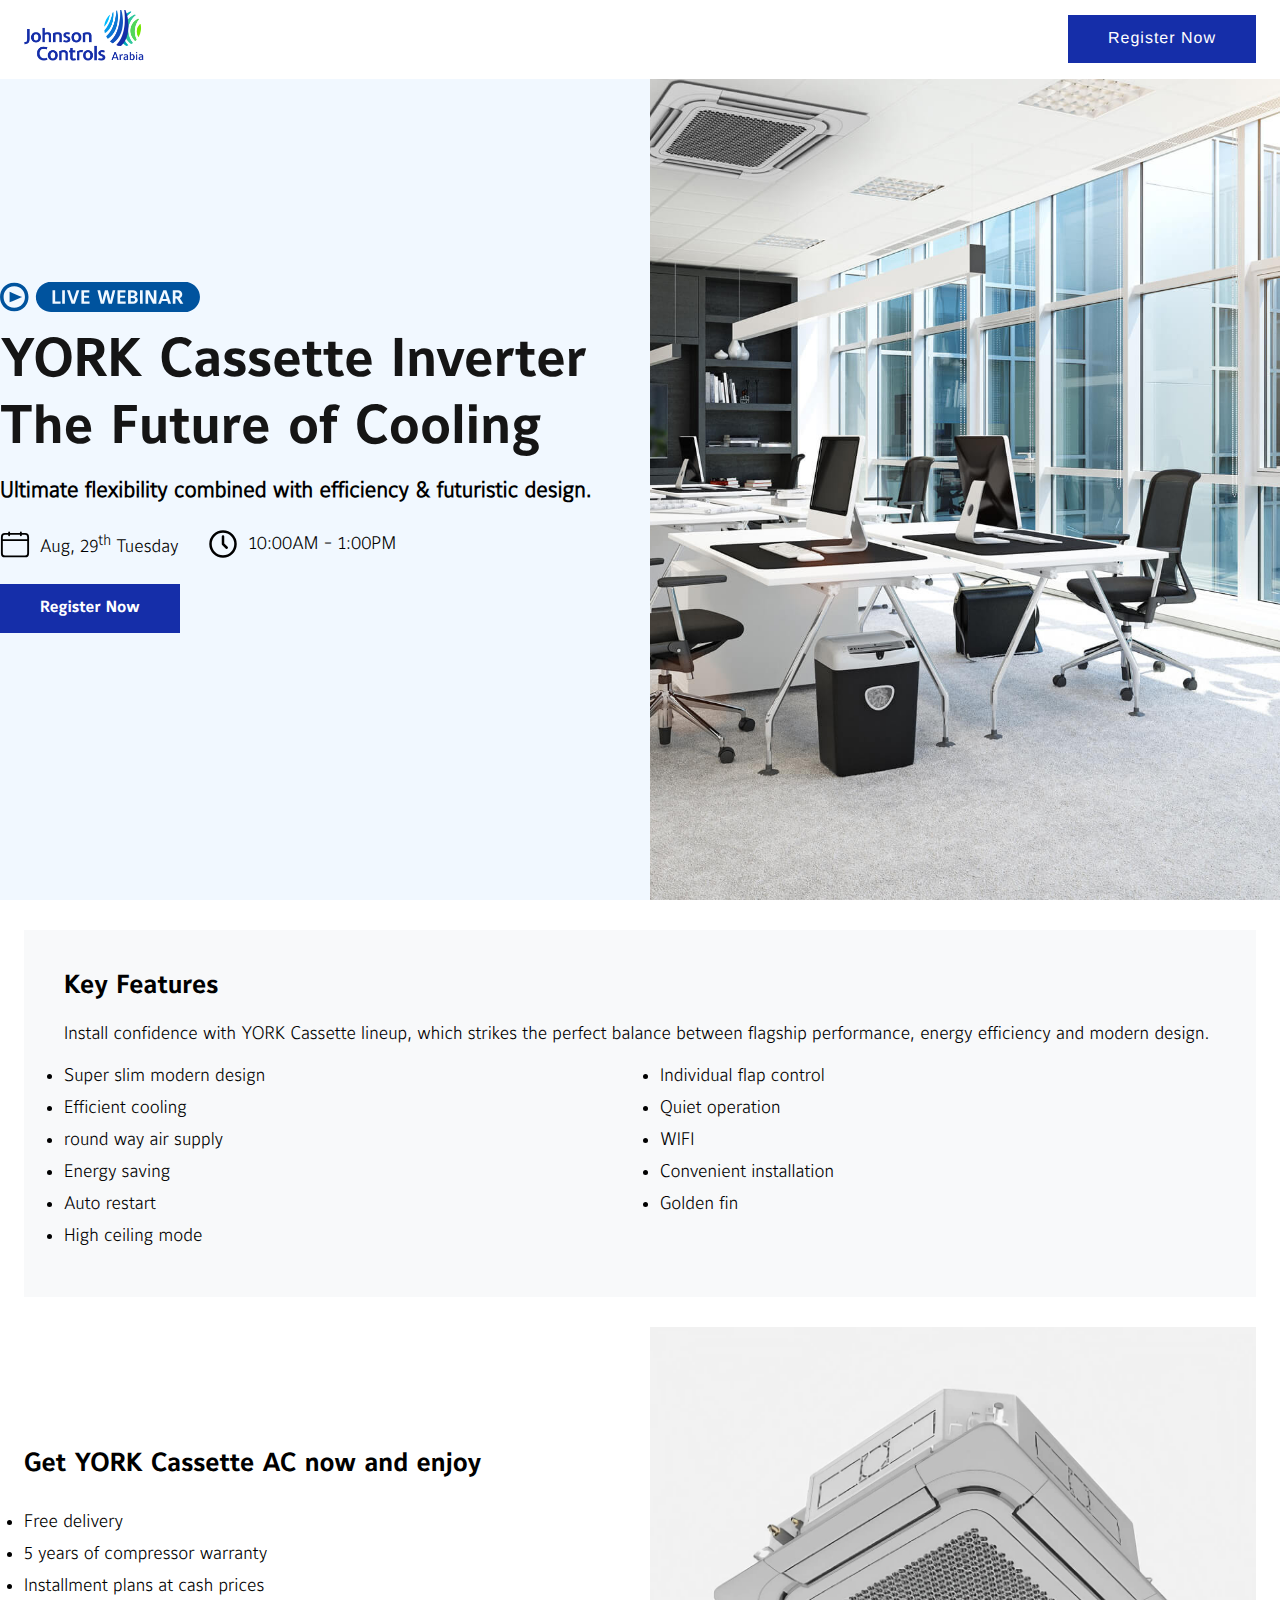
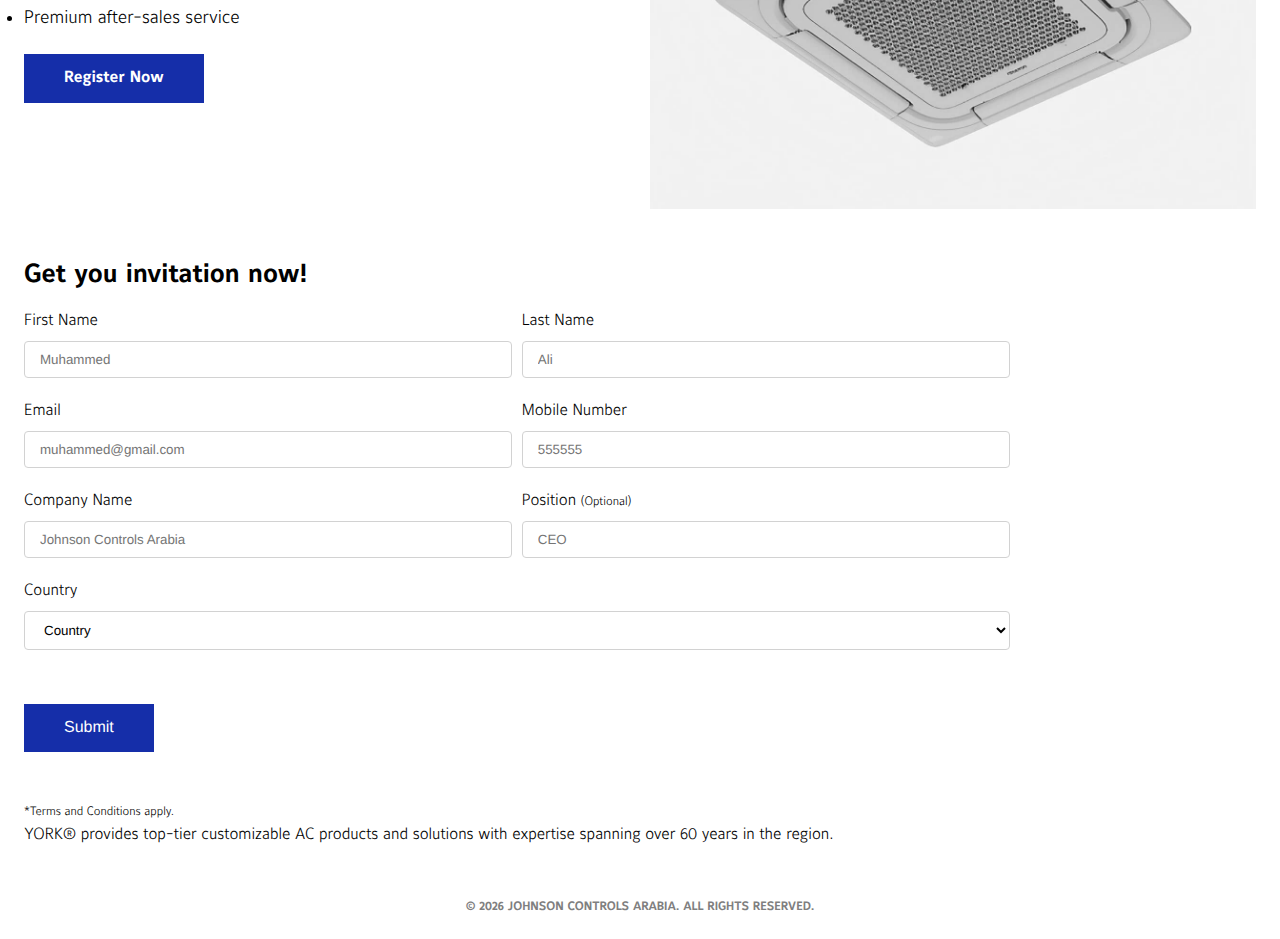
<file: index.html>
<!DOCTYPE html>
<html lang="en">
    <head>
        <meta charset="UTF-8" />
        <meta http-equiv="X-UA-Compatible" content="IE=edge" />
        <meta name="viewport" content="width=device-width, initial-scale=1.0" />
        <meta name="description" content="YORK Cassette Inverter" />
        <meta name="theme-color" content="#00539e" />
        <link rel="shortcut icon" href="https://www.johnsoncontrols.com/-/media/jci/corp/homepage/images/jci_180x180.png" />
        <link rel="stylesheet" href="style.css" />
        <!-- Primary Meta Tags -->
        <title>YORK Cassette Inverter | JCI Arabia</title>
        <meta name="title" content="YORK Cassette Inverter | JCI Arabia" />
        <meta name="keywords" content="YORK Cassette Inverter" />
        <meta
          name="description"
          content="YORK Cassette Inverter | JCI Arabia"
        />
    
        <!-- Open Graph / Facebook -->
        <meta property="og:type" content="website" />
        <meta property="og:title" content="YORK Cassette Inverter | JCI Arabia" />
        <meta
          property="og:description"
          content="YORK Cassette Inverter | JCI Arabia"
        />
        <meta property="og:image" content="https://www.johnsoncontrols.com/-/media/jci/corp/homepage/images/jci_180x180.png" />
    
        <!-- Twitter -->
        <meta property="twitter:card" content="summary_large_image" />
        <meta property="twitter:title" content="YORK Cassette Inverter | JCI Arabia" />
        <meta
          property="twitter:description"
          content="YORK Cassette Inverter | JCI Arabia"
        />
        <meta property="twitter:image" content="https://www.johnsoncontrols.com/-/media/jci/corp/homepage/images/jci_180x180.png" />
      </head>
<body>

       <!-- Navbar -->
       <div class="navbar">
        <div class="container">
          <div class="nav">
            <div class="logo">
              <img
                src="img/logo.png"
                alt="Johnson Controls Arabia  Logo"
              />
            </div>
            <div class="info">
              <div class="request">
                <button class="req"><a href="#contact">Register Now</a></button>
              </div>
            </div>
            <div class="info-mob">
              <div class="toggle">
                <span></span>
                <span></span>
                <span></span>
              </div>
              <div class="info-more">
                <div class="request">
                    <button class="req"><a href="#contact">Register Now</a></button>
                </div>
              </div>
            </div>
          </div>
        </div>
      </div>
      <!-- End Navbar -->

      <!-- Header -->

      <div class="webinar-header">
        <div class="container">
            <div class="header-divi">
                <div class="details">
                    <img src="img/live.svg" class="live" alt="Live Webinar">
                    <h1>YORK Cassette Inverter <br> The Future of Cooling</h1>
                    <h3>Ultimate flexibility combined with efficiency & futuristic design.</h3>
                    <div class="event-time">
                      <div class="date">
                        <img src="img/date.svg" alt="Date">
                        <p>Aug, 29<sup>th</sup> Tuesday</p>
                      </div>
                      <div class="date">
                        <img src="img/time.svg" alt="Time">
                        <p>10:00AM - 1:00PM</p>
                      </div>
                    </div>
                    <div class="link">
                        <a href="#contact">Register Now</a>
                    </div>
                </div>
                <div class="img">
                    <img src="img/bg-main.jpg" alt="Main Image">
                </div>
            </div>
        </div>
      </div>

      <!-- End Header -->


      <!-- Features -->
      <div class="features">
        <div class="container">
            <div class="info">
                <h2>Key Features</h2>
                <p>Install confidence with YORK Cassette lineup, which strikes the perfect balance between flagship performance, energy efficiency and modern design.</p>
                <div class="rest">
                   <div>
                    <ul>
                        <li>Super slim modern design</li>
                        <li>Efficient cooling</li>
                        <li>round way air supply</li>
                        <li>Energy saving</li>
                        <li>Auto restart</li>
                        <li>High ceiling mode</li>
                    </ul>
                   </div>
                   <div>
                    <ul>
                        <li>Individual flap control </li>
                        <li>Quiet operation </li>
                        <li>WIFI</li>
                        <li>Convenient installation</li>
                        <li>Golden fin</li>
                    </ul>
                   </div>
                </div>
            </div>
        </div>
      </div>


      <!-- End Features -->


      <!-- Info -->
      <div class="other">
        <div class="container">
            <div class="details">
                <div class="info">
                    <h2>Get YORK Cassette AC now and enjoy</h2>
                    <ul>
                        <li>Free delivery</li>
                        <li>5 years of compressor warranty</li>
                        <li>Installment plans at cash prices</li>
                        <li>Premium after-sales service</li>
                    </ul>
                    <div class="link">
                        <a href="#contact">Register Now</a>
                    </div>
                </div>
                <div class="img">
                    <img src="img/york-cassette-ac.jpg" alt="YORK Cassette AC">
                </div>
            </div>
        </div>
      </div>


      <!-- End Info -->

      <!-- Form -->

      <div class="contact" id="contact">
        <div class="container">
            <h2>Get you invitation now!</h2>
            <div class="formbox">
                <form>
                  <div class="combin">
                      <div class="input-box">
                            <p>First Name</p>
                            <input type="text" placeholder="Muhammed" required="">
                          </div>
                          <div class="input-box">
                            <p>Last Name</p>
                            <input type="text" placeholder="Ali" required="">
                          </div>
                  </div>
                  <div class="combin">
                      <div class="input-box">
                            <p>Email</p>
                            <input type="email" placeholder="muhammed@gmail.com" required="">
                          </div>
                          <div class="input-box">
                            <p>Mobile Number</p>
                            <input id="phone" type="tel" placeholder="555555" minlength="1" maxlength="11" required="">
                          </div>
                  </div>
                  <div class="combin">
                      <div class="input-box">
                            <p>Company Name</p>
                            <input type="text" placeholder="Johnson Controls Arabia" required="">
                          </div>
                          <div class="input-box">
                            <p>Position <span>(Optional)</span></p>
                            <input type="text" placeholder="CEO" required="">
                          </div>
                  </div>
                  <div class="form-groups input-box">
                    <p>Country</p>
                    <select class="form-control" id="country">
                      <option selected="selected" disabled="">
                          Country
                      </option>
                      <option value="Saudi Arabia">
                        Saudi Arabia
                      </option>
                      <option value="Egypt">
                        Egypt
                      </option>
                      <option value="UAE">
                        UAE
                      </option>
                      <option value="Lebanon">
                        Lebanon
                      </option>
                      <option value="Bahrain">
                        Bahrain
                      </option>
                    </select>
                  </div>
                  <div class="input-boxs">
                    <input type="submit" class="send" value="Submit">
                  </div>
                </form>
                <div class="alert alert-info" style="display: none"></div>
              </div>
        </div>
      </div>


      <!-- End Form -->


      <div class="disclamer">
        <div class="container">
            <span>*Terms and Conditions apply.</span>
            <p>YORK® provides top-tier customizable AC products and solutions with expertise spanning over 60 years in the region. </p>
        </div>
      </div>



        <!-- Footer -->
    <div class="footer">
        <p>
          © <span class="year"></span> Johnson Controls Arabia. All rights
          reserved.
        </p>
      </div>


    <script>
        const toggy = document.querySelector('.toggle');
const more = document.querySelector('.info-more')

toggy.addEventListener('click', function () {
    more.classList.toggle('show')
})

// Date Year

const year = document.querySelector(".year")

year.innerHTML = new Date().getFullYear()
    </script>
</body>
</html>
</file>
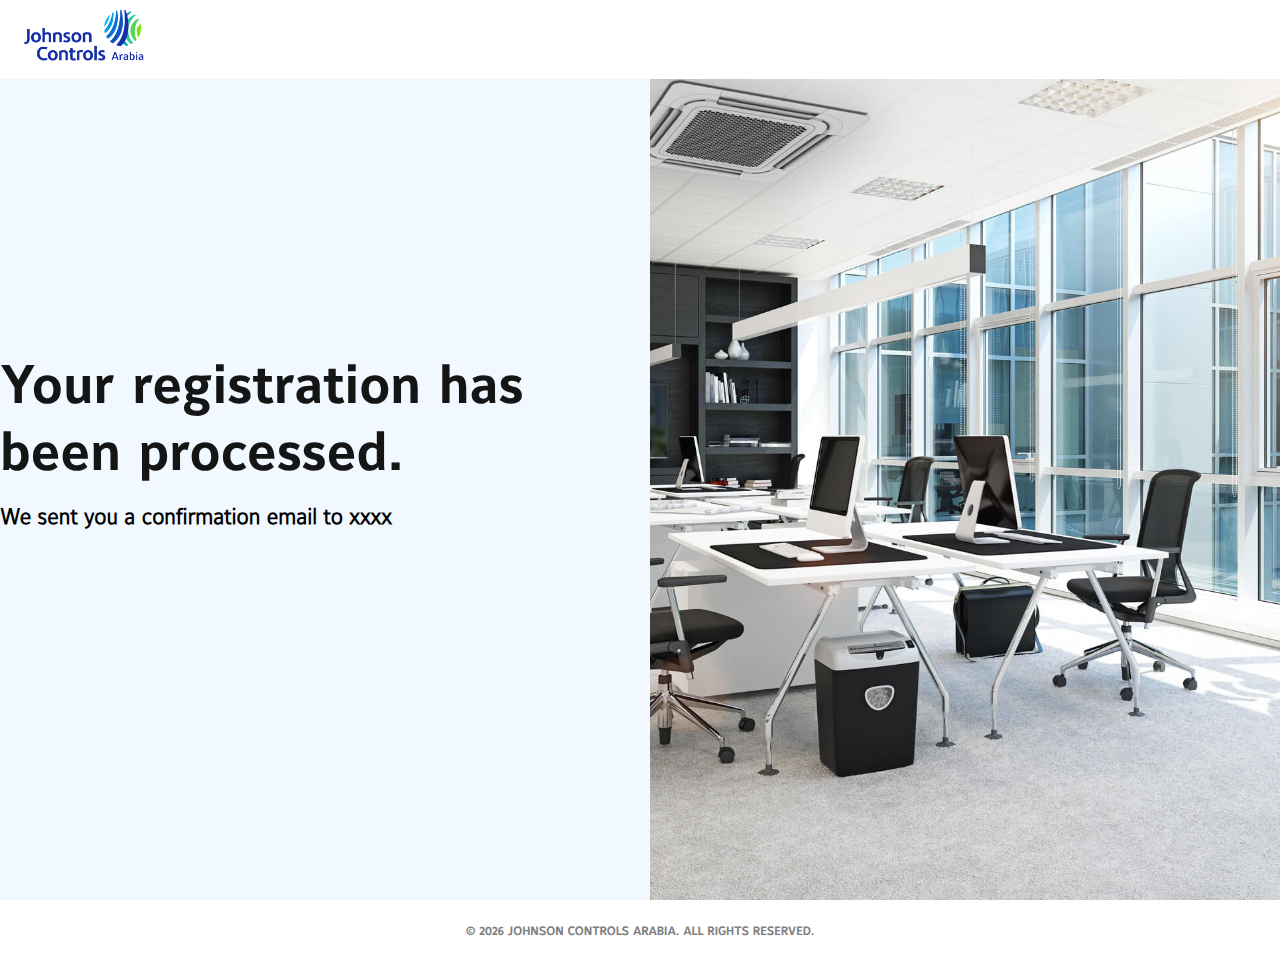
<file: thank-you.html>
<!DOCTYPE html>
<html lang="en">
    <head>
        <meta charset="UTF-8" />
        <meta http-equiv="X-UA-Compatible" content="IE=edge" />
        <meta name="viewport" content="width=device-width, initial-scale=1.0" />
        <meta name="description" content="YORK Cassette Inverter" />
        <meta name="theme-color" content="#00539e" />
        <link rel="shortcut icon" href="https://www.johnsoncontrols.com/-/media/jci/corp/homepage/images/jci_180x180.png" />
        <link rel="stylesheet" href="style.css" />
        <!-- Primary Meta Tags -->
        <title>YORK Cassette Inverter | JCI Arabia</title>
        <meta name="title" content="YORK Cassette Inverter | JCI Arabia" />
        <meta name="keywords" content="YORK Cassette Inverter" />
        <meta
          name="description"
          content="YORK Cassette Inverter | JCI Arabia"
        />
    
        <!-- Open Graph / Facebook -->
        <meta property="og:type" content="website" />
        <meta property="og:title" content="YORK Cassette Inverter | JCI Arabia" />
        <meta
          property="og:description"
          content="YORK Cassette Inverter | JCI Arabia"
        />
        <meta property="og:image" content="https://www.johnsoncontrols.com/-/media/jci/corp/homepage/images/jci_180x180.png" />
    
        <!-- Twitter -->
        <meta property="twitter:card" content="summary_large_image" />
        <meta property="twitter:title" content="YORK Cassette Inverter | JCI Arabia" />
        <meta
          property="twitter:description"
          content="YORK Cassette Inverter | JCI Arabia"
        />
        <meta property="twitter:image" content="https://www.johnsoncontrols.com/-/media/jci/corp/homepage/images/jci_180x180.png" />
      </head>
<body>

       <!-- Navbar -->
       <div class="navbar">
        <div class="container">
          <div class="nav">
            <div class="logo">
              <img
                src="img/logo.png"
                alt="Johnson Controls Arabia Logo"
              />
            </div>
          </div>
        </div>
      </div>
      <!-- End Navbar -->

      <!-- Header -->

      <div class="webinar-header">
        <div class="container">
            <div class="header-divi">
                <div class="details">
                    <h1>Your registration has been processed.</h1>
                    <h3>We sent you a confirmation email to <span>xxxx</span></h3>
                </div>
                <div class="img">
                    <img src="img/bg-main.jpg" alt="Main Image">
                </div>
            </div>
        </div>
      </div>

      <!-- End Header -->


        <!-- Footer -->
    <div class="footer">
        <p>
          © <span class="year"></span> Johnson Controls Arabia. All rights
          reserved.
        </p>
      </div>


    <script>

// Date Year

const year = document.querySelector(".year")

year.innerHTML = new Date().getFullYear()
    </script>
</body>
</html>
</file>
<file: style.css>
/* Designed By: Mohamed Ali 2023

==================================
======= Johnson Controls Arabia ==========
==================================

*/

/* Main Fonts */

@font-face {
    font-family: "Maurea-BoldLf";
    src: url("./fonts/Maurea-BoldLf.otf") format("opentype");
    font-weight: bold;
    font-style: normal;
  }
  @font-face {
    font-family: "Maurea-Light";
    src: url("./fonts/Maurea-Light.otf") format("opentype");
    font-weight: lighter;
    font-style: normal;
  }
  
  :root {
    --first-color: #152EA9;
    --second-color: #151515;
    --third-color: #ffffff;
  }
  *,
  ::after,
  ::before {
    padding: 0;
    margin: 0;
    box-sizing: border-box;
    -webkit-box-sizing: border-box;
    -moz-box-sizing: border-box;
    -o-box-sizing: border-box;
  }
  ::selection {
    background: var(--first-color);
    color: var(--third-color);
  }
  html {
    scroll-behavior: smooth;
  }
  body {
    font-family: "Maurea-BoldLf", sans-serif;
    width: 100%;
    margin: 0;
    padding: 0;
    overflow-x: hidden;
    background-color: #fff;
    outline: none;
  }
  *,
  a,
  div,
  h1,
  h2,
  h3,
  h4,
  h5,
  html,
  img,
  li,
  p,
  span {
    -webkit-font-smoothing: antialiased !important;
    -moz-osx-font-smoothing: grayscale;
    text-rendering: geometricPrecision;
  }
  .container {
    width: 100%;
    padding-right: 24px;
    padding-left: 24px;
    margin-right: auto;
    margin-left: auto;
    position: relative;
    max-width: 1440px;
    margin: auto;
  }
  ul {
    list-style: none;
  }
  a {
    text-decoration: none;
    color: var(--second-color);
  }
  
  /* =========================
      =========== NAVBAR =========
      ============================ */
  .navbar {
    background: var(--third-color);
    position: fixed;
    width: 100%;
    z-index: 9;
    top: 0;
    border-bottom: solid 1px rgba(255, 255, 255, 0.2);
    padding: 10px 0;
  }
  .navbar.scrolled {
    background-color: var(--third-color);
    transition: background-color 200ms linear;
    box-shadow: 0 5px 14px 0 rgb(0 0 0 / 8%);
  }
  .navbar.scrolled a {
    color: var(--third-color);
  }
  .navbar a {
    color: var(--third-color);
  }
  .nav {
    display: flex;
    justify-content: space-between;
    align-items: center;
  }
  .nav .logo {
    width: 120px;
    height: auto;
  }
  .nav .logo img {
    width: 100%;
    height: 100%;
  }
  .nav .info {
    display: flex;
    justify-content: space-between;
    align-items: center;
    margin-left: auto;
    position: relative;
    gap: 30px;
  }
  .nav .info a {
    font-size: 16px;
    padding: 25px 0;
    letter-spacing: 1px;
    outline: none;
    font-weight: 500;
    color: var(--third-color);
  }
  .nav .info .lang {
    margin-right: 20px;
  }
  .req {
    background: var(--first-color);
    color: var(--third-color);
    font-weight: 500;
    font-size: 16px;
    border: none;
    border-color: transparent;
    outline: none;
    border-radius: 0;
    padding: 15px 40px;
    transition: 0.3s;
    cursor: pointer;
  }
  .req:hover {
    opacity: 0.9;
  }
  .navbar .info-mob {
    display: none;
  }
  @media screen and (max-width: 767px) {
    .navbar .req {
      padding: 15px;
    }
    .navbar .info {
      display: none;
    }
    .navbar .info-mob {
      display: block;
    }
    .navbar .info-mob .toggle {
      cursor: pointer;
    }
    .navbar .info-mob .toggle span {
      width: 30px;
      height: 2px;
      background: var(--second-color);
      display: block;
      position: relative;
    }
    .navbar .info-mob .toggle span:nth-child(1) {
      top: 10px;
    }
    .navbar .info-mob .toggle span:nth-child(3) {
      top: -10px;
    }
  
    .navbar .info-mob .info-more {
      display: flex;
      justify-content: flex-start;
      align-items: baseline;
      width: 100%;
      background: var(--third-color);
      position: absolute;
      left: -100%;
      top: 68px;
      padding: 20px 20px;
      z-index: 2;
      transition: all 0.3s ease-in-out;
      gap: 30px;
    }
    .navbar .info-mob .info-more.show {
      left: 0px;
    }
    .navbar .info-mob .info-more.show .req {
      background: var(--first-color);
      color: var(--third-color);
    }
    .navbar .info-mob .info-more .lang a {
      font-size: 22px;
    }
  }

  /* ===========================
    ======== HEADER =========
    ============================ */
  .webinar-header {
    width: 100vw;
    height: 100vh;
    background: #F1F8FF;
  }
  .webinar-header .container {
    padding-right: 0;
    margin-right: 0;
    padding-left: 0;
  }
  .webinar-header .header-divi {
    display: grid;
    grid-template-columns: repeat(2, 1fr);
    grid-gap: 20px;
    justify-content: center;
    align-items: center;
    margin-bottom: 40px;
    height: 100vh;
  }
  .webinar-header .header-divi .img,
  .webinar-header .header-divi .img img {
    width: 100%;
    height: 100%;
  }
  .webinar-header .header-divi .img img {
    object-fit: cover;
  }
  .webinar-header .header-divi .details h1 {
    font-size: 54px;
    padding-bottom: 15px;
    color: var(--second-color);
  }
  .webinar-header .header-divi .details h3 {
    font-size: 22px;
    font-family: "Maurea-Light";
    padding: 0px 0 15px;
  }
  .webinar-header .header-divi .details p {
    font-size: 18px;
    font-family: "Maurea-Light";
  }
  .webinar-header .header-divi .details .link {
    margin-top: 40px;
  }
  .webinar-header .header-divi .details a {
    background: var(--first-color);
    color: var(--third-color);
    font-weight: 500;
    font-size: 16px;
    border: none;
    border-color: transparent;
    outline: none;
    border-radius: 0;
    padding: 15px 40px;
    transition: 0.3s;
    cursor: pointer;
  }

  .webinar-header .header-divi .details .event-time {
    display: flex;
    justify-content: flex-start;
    align-items: center;
    flex-wrap: wrap;
    gap: 30px;
    margin: 10px 0 40px;
  }
  .webinar-header .header-divi .details .event-time .date {
    display: flex;
    justify-content: center;
    align-items: center;
  }
  .webinar-header .header-divi .details .event-time img {
    width: 30px;
    height: 30px;
    margin-right: 10px;
  }
  .webinar-header .header-divi .details .event-time p {
    font-size: 18px;
    font-family: "Maurea-Light";
  }


 /* ===========================
    ======== FEATURES =========
    ============================ */
  .features {
    padding: 30px 0;
    position: relative;
  }
  .features .info {
    margin: 0 auto;
    background: #F8F9FA;
    padding: 40px;
  }
  .features .info h2 {
    font-size: 26px;
    padding-bottom: 20px;
  }
  .features .info p {
    font-size: 18px;
    font-family: "Maurea-Light";
    padding-bottom: 10px;
  }
  .features .info .rest {
    display: grid;
    grid-template-columns: 2fr 2fr;
    gap: 40px;
    width: 100%;
  }
  .features .info .rest ul {
    list-style: inherit;
  }
  .features .info .rest ul li {
    margin: 10px 0;
    font-size: 18px;
    font-family: "Maurea-Light";
  }

  /* ===========================
    ======== INFO =========
    ============================ */

.other {
    padding: 0 0 50px;
    position: relative;
}
.other .details {
    display: grid;
    grid-template-columns: repeat(2, 1fr);
    justify-content: center;
    align-items: center;
    gap: 20px;
}
.other .details .img,
.other .details .img img {
    width: 100%;
    height: 100%;
}
.other .details h2 {
    font-size: 26px;
    padding-bottom: 20px;
}
.other .details ul {
    list-style: inherit;
  }
  .other .details ul li {
    margin: 10px 0;
    font-size: 18px;
    font-family: "Maurea-Light";
  }
  .other .details .link {
    margin-top: 40px;
  }
  .other .details a {
    background: var(--first-color);
    color: var(--third-color);
    font-weight: 500;
    font-size: 16px;
    border: none;
    border-color: transparent;
    outline: none;
    border-radius: 0;
    padding: 15px 40px;
    transition: 0.3s;
    cursor: pointer;
  }


 /* ===========================
    ======== CONTACT =========
    ============================ */
.contact {
    padding: 0 0 50px;
    position: relative;
    text-align: left;
}
.contact h2 {
    font-size: 26px;
    padding-bottom: 20px;
}

  .contact .formbox {
    width: 80%;
   }
   .contact .formbox form {
    width: 100%;
   }
   .contact .formbox form .input-box {
    margin-bottom: 24px;
    width: 100%;
    text-align: left;
   }
   .contact .formbox form .input-box p {
    font-size: 16px !important;
    padding-bottom: 10px !important;
    margin-bottom: 0 !important;
    font-family: "Maurea-Light";
    font-weight: 400;
   }
   .contact .formbox form .input-box span {
    font-size: 12px;
   }
   .contact .formbox form .input-box input,
   .contact .formbox form .input-box select {
    width: 100%;
    margin-bottom: 0px;
    padding: 10px 15px;
    border-style: solid;
    border-width: 1px;
    border-radius: 4px;
    border-color: #D2D2D2;
    background-color: var(--third-color);
    outline: none;
   }
   input::-webkit-outer-spin-button,
   input::-webkit-inner-spin-button {
    -webkit-appearance: none;
    margin: 0;
   }
   .contact .formbox form .input-boxs {
    display: flex;
    justify-content: flex-start;
    align-items: center;
   }
   .contact .formbox form .input-boxs input {
    background: var(--first-color);
    color: var(--third-color);
    font-weight: 500;
    font-size: 16px;
    border: none;
    border-color: transparent;
    outline: none;
    padding: 15px 40px;
    transition: 0.3s;
    cursor: pointer;
    border-radius: 0;
    transition: all 0.3s ease-in-out;
    margin-top: 30px;
   }
   .contact .formbox form .input-boxs input:hover {
    opacity: 0.9;
   }
   .contact .combin {
    display: grid;
    grid-template-columns: repeat(2, 1fr);
    justify-content: center;
    align-items: center;
    grid-gap: 10px;
  }
  .iti {
    width: 100% !important;
  }
  #contact {
    scroll-margin-top: 100px;
  }
  .form-control {
    height: 100% !important;
    padding: 10px 15px !important;
    width: 100%;
  }


  .disclamer {
    padding: 0 0 30px;
    font-family: "Maurea-Light";
  }
  .disclamer span {
    font-size: 12px;
  }
  .disclamer p {
    padding-top: 5px;
    font-size: 16px;
  }

  .live {
    width: 200px;
    margin-bottom: 10px;
  }




  /* ===========================
    ======== FOOTER =========
    ============================ */

.footer {
    padding: 20px 0;
    display: flex;
    justify-content: center;
    align-items: center;
    text-align: center;
  }
  .footer p {
    font-weight: 700;
    font-size: 12px;
    text-transform: uppercase;
    line-height: 2;
    color: #7f7f7f;
  }
  
  @media screen and (max-width: 991px) {
    .webinar-header .container {
        padding-right: 24px;
        padding-left: 24px;
    }
    .webinar-header .header-divi {
        grid-template-columns: 1fr;
        padding-top: 30%;
    }
    .webinar-header .header-divi .details h1 {
        font-size: 28px;
    }
    .webinar-header .header-divi .details h3 {
        font-size: 16px;
    }
    .webinar-header .header-divi .details p {
        font-size: 14px;
    }
    .features .info .rest {
        grid-template-columns: 1fr;
        gap: 0;
    }
    .other .details,
    .contact .combin {
        grid-template-columns: 1fr;
    }
    .other .details ul {
        padding-left: 24px;
    }
    .other .details .link {
        margin-bottom: 24px;
    }
    .contact .formbox {
        width: 100%;
    }
    .live {
      width: 150px;
    }
  }
  @media screen and (max-width: 480px) {
    .footer p {
      font-size: 11px;
    }
  }
</file>
